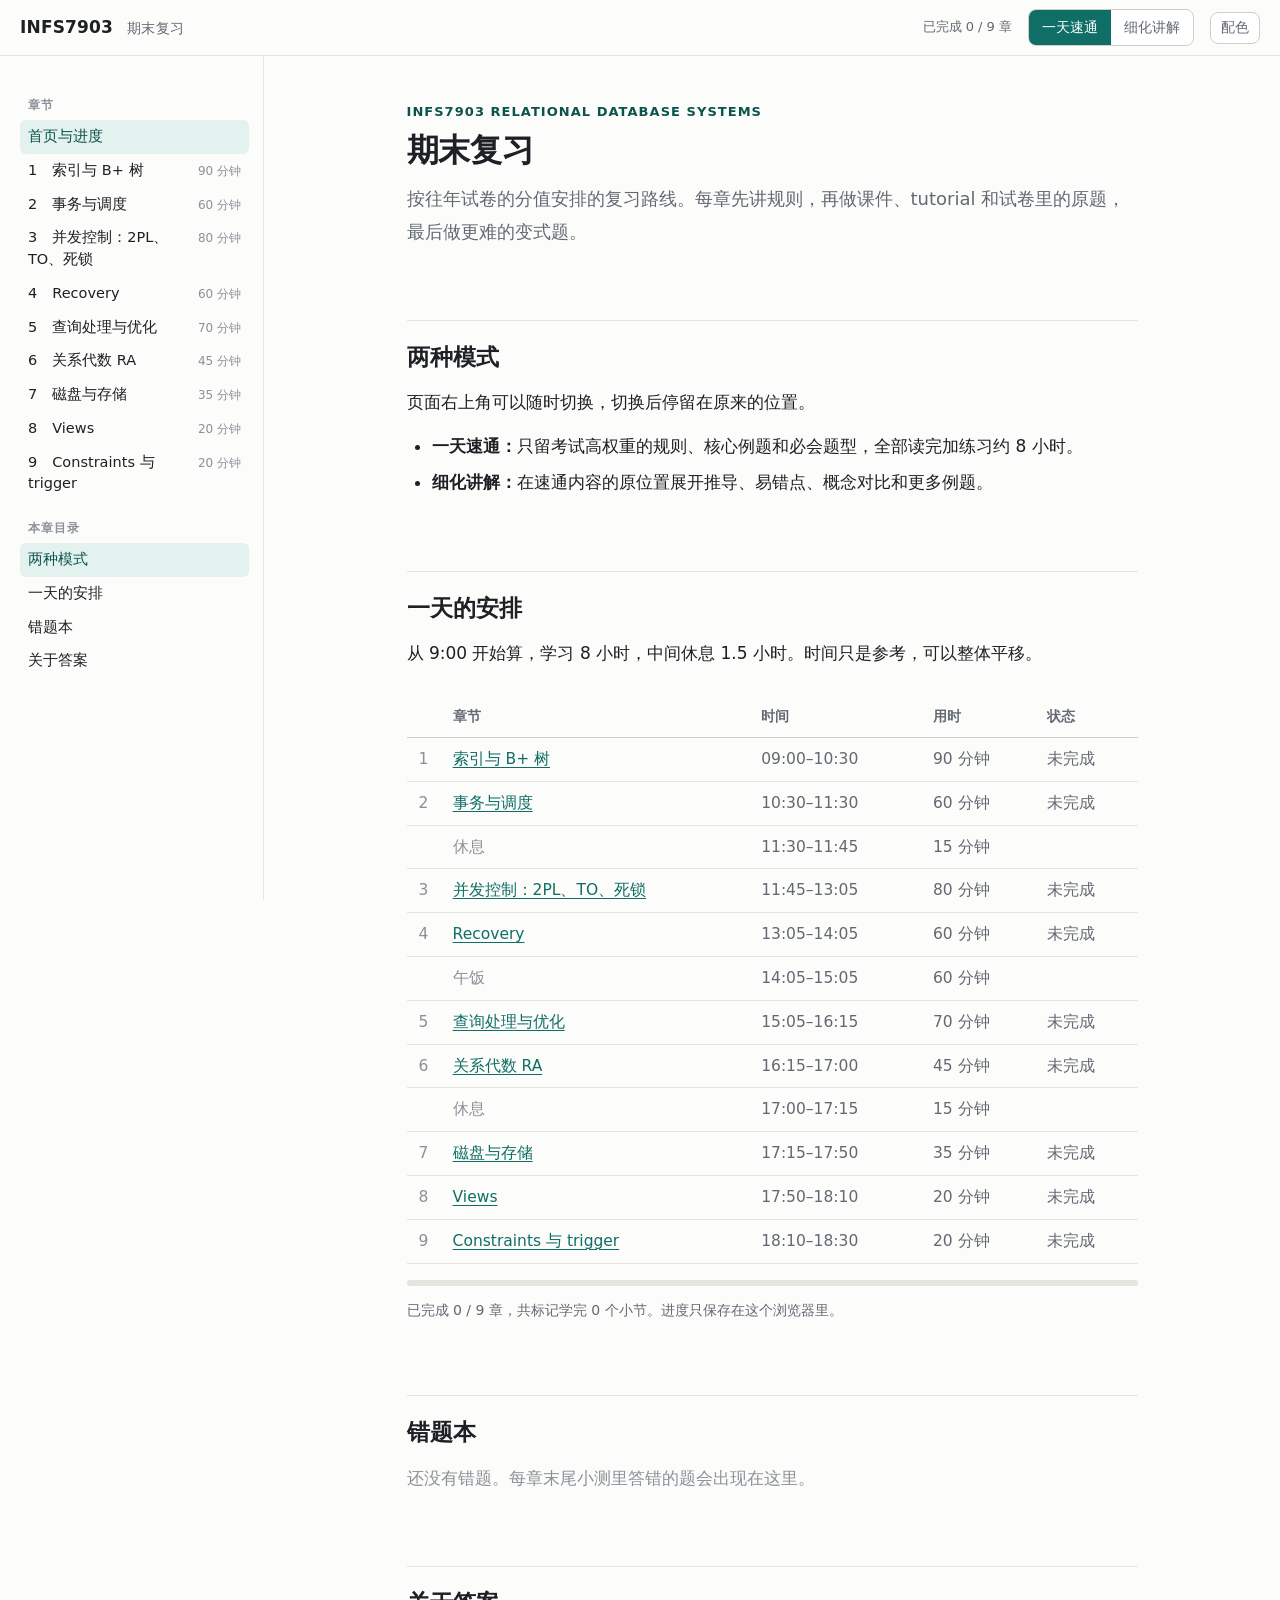
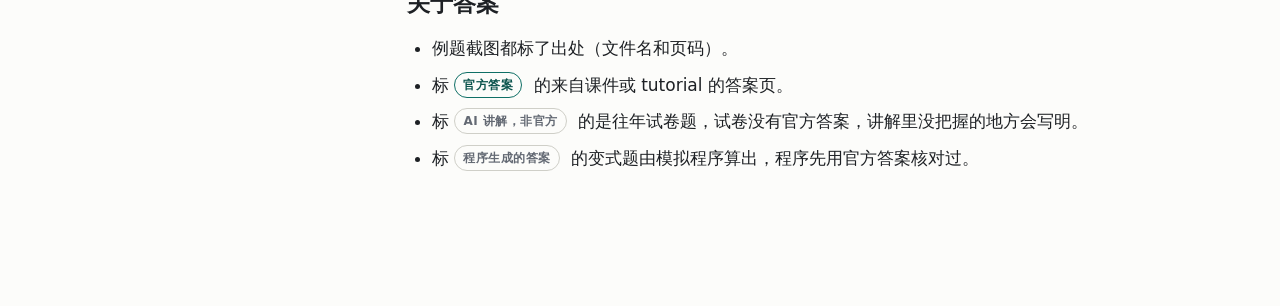
<file: index.html>
<!doctype html>
<html lang="zh-CN" data-mode="quick">
<head>
<meta charset="utf-8">
<meta name="viewport" content="width=device-width, initial-scale=1">
<title>INFS7903 期末复习</title>
<link rel="stylesheet" href="assets/css/site.css">
</head>
<body data-base="">
<header class="top">
  <button type="button" class="icon-btn menu-btn" aria-label="打开目录">目录</button>
  <a class="brand" href="index.html">INFS7903 <small>期末复习</small></a>
  <span class="grow"></span>
  <span class="top-progress"></span>
  <div class="seg" role="group" aria-label="阅读模式">
    <button type="button" data-mode-btn="quick" aria-pressed="true">一天速通</button>
    <button type="button" data-mode-btn="detail" aria-pressed="false">细化讲解</button>
  </div>
  <button type="button" class="icon-btn" data-theme-btn>深色</button>
</header>
<div class="shell">
<nav class="side" aria-label="目录"></nav>
<main>
<div class="col">
  <p class="kicker">INFS7903 RELATIONAL DATABASE SYSTEMS</p>
  <h1>期末复习</h1>
  <p class="lede">按往年试卷的分值安排的复习路线。每章先讲规则，再做课件、tutorial 和试卷里的原题，最后做更难的变式题。</p>

  <h2 id="modes" data-short="两种模式" data-nodone>两种模式</h2>
  <p>页面右上角可以随时切换，切换后停留在原来的位置。</p>
  <ul>
    <li><b>一天速通：</b>只留考试高权重的规则、核心例题和必会题型，全部读完加练习约 8 小时。</li>
    <li><b>细化讲解：</b>在速通内容的原位置展开推导、易错点、概念对比和更多例题。</li>
  </ul>

  <h2 id="plan" data-short="一天的安排" data-nodone>一天的安排</h2>
  <p>从 9:00 开始算，学习 8 小时，中间休息 1.5 小时。时间只是参考，可以整体平移。</p>
  <div class="scroll"><table class="chapters">
    <thead><tr><th></th><th>章节</th><th>时间</th><th>用时</th><th>状态</th></tr></thead>
    <tbody id="chapter-rows"></tbody>
  </table></div>
  <div id="home-progress"></div>
  <div class="detail">
    <p class="detail-tag">细化讲解</p>
    <p>章节顺序按 2022、2023 两份试卷里各知识点的总分排列，并参考了 2024、2025 两份试卷。2022 年卷里的成本计算题（索引空间、选择算子、嵌套循环连接，共 40 分）在之后三年没有再出现，只放在细化模式里，不计入 8 小时。</p>
  </div>

  <h2 id="wrong" data-short="错题本" data-nodone>错题本</h2>
  <div id="wrong-book"></div>

  <h2 id="about" data-short="关于答案" data-nodone>关于答案</h2>
  <ul>
    <li>例题截图都标了出处（文件名和页码）。</li>
    <li>标 <span class="label acc">官方答案</span> 的来自课件或 tutorial 的答案页。</li>
    <li>标 <span class="label">AI 讲解，非官方</span> 的是往年试卷题，试卷没有官方答案，讲解里没把握的地方会写明。</li>
    <li>标 <span class="label">程序生成的答案</span> 的变式题由模拟程序算出，程序先用官方答案核对过。</li>
  </ul>
</div>
</main>
</div>
<script src="assets/js/app.js"></script>
</body>
</html>
</file>
<file: assets/css/site.css>
/* INFS7903 review site — quiet reading layout, one accent colour, light + dark */
:root {
  --bg: #fcfcfa; --surface: #ffffff; --ink: #1d2024; --muted: #636973; --faint: #8b9099;
  --line: #e5e5e0; --line-strong: #cfcfc8; --accent: #0f6f66; --accent-soft: #e3f1ef; --accent-ink: #0b544d;
  --code: #f3f3ef; --shadow: 0 1px 2px rgba(0,0,0,.04);
  --sans: system-ui, -apple-system, "Segoe UI", "PingFang SC", "Hiragino Sans GB", "Microsoft YaHei", "Noto Sans SC", sans-serif;
  --mono: ui-monospace, "SF Mono", "Cascadia Mono", Consolas, Menlo, monospace;
  --side: 264px;
}
html[data-theme="dark"] {
  --bg: #14161a; --surface: #1b1e23; --ink: #e4e5e2; --muted: #a0a6ae; --faint: #7c838c;
  --line: #2a2e35; --line-strong: #3a3f48; --accent: #58b8ad; --accent-soft: #1d3432; --accent-ink: #8fd6cd;
  --code: #22262c; --shadow: none;
}
* { box-sizing: border-box; }
html { scroll-behavior: smooth; scroll-padding-top: 76px; -webkit-text-size-adjust: 100%; }
body { margin: 0; background: var(--bg); color: var(--ink); font: 17px/1.85 var(--sans); }
a { color: var(--accent); text-decoration-thickness: 1px; text-underline-offset: 3px; }
a:hover { text-decoration-thickness: 2px; }
:focus-visible { outline: 2px solid var(--accent); outline-offset: 2px; border-radius: 4px; }
button, select, input { font: inherit; color: inherit; }

/* top bar */
.top { position: sticky; top: 0; z-index: 20; display: flex; align-items: center; gap: 16px; height: 56px; padding: 0 20px;
  background: color-mix(in srgb, var(--bg) 92%, transparent); backdrop-filter: blur(8px); border-bottom: 1px solid var(--line); }
.top .brand { font-weight: 650; color: var(--ink); text-decoration: none; letter-spacing: .01em; white-space: nowrap; }
.top .brand small { color: var(--muted); font-weight: 400; margin-left: 8px; }
.top .grow { flex: 1; }
.seg { display: inline-flex; border: 1px solid var(--line-strong); border-radius: 8px; overflow: hidden; background: var(--surface); }
.seg button { border: 0; background: none; padding: 5px 13px; font-size: 14px; cursor: pointer; color: var(--muted); }
.seg button[aria-pressed="true"] { background: var(--accent); color: #fff; }
html[data-dark] .seg button[aria-pressed="true"] { color: #10201e; }
.icon-btn { border: 1px solid var(--line-strong); background: var(--surface); border-radius: 8px; height: 32px; padding: 0 10px; font-size: 14px; cursor: pointer; color: var(--muted); }
.menu-btn { display: none; }
.top-progress { font-size: 13px; color: var(--muted); white-space: nowrap; }

/* layout */
.shell { display: grid; grid-template-columns: var(--side) minmax(0, 1fr); }
.side { position: sticky; top: 56px; align-self: start; height: calc(100vh - 56px); overflow: auto; padding: 22px 14px 40px 20px; border-right: 1px solid var(--line); font-size: 14.5px; line-height: 1.5; }
.side h4 { margin: 18px 8px 6px; font-size: 12px; font-weight: 600; color: var(--faint); letter-spacing: .08em; }
.side a { display: flex; gap: 8px; align-items: baseline; padding: 6px 8px; border-radius: 6px; color: var(--ink); text-decoration: none; }
.side a:hover { background: var(--code); }
.side a.cur { color: var(--accent-ink); background: var(--accent-soft); }
.side a.off { color: var(--faint); pointer-events: none; }
.side a .tick { margin-left: auto; color: var(--accent); font-size: 12px; }
.side a .mins { margin-left: auto; color: var(--faint); font-size: 12px; white-space: nowrap; }
main { padding: 44px 40px 120px; min-width: 0; }
.col { max-width: 43em; margin: 0 auto; }
.wide { max-width: 860px; margin-left: auto; margin-right: auto; }

/* type */
h1 { font-size: 32px; line-height: 1.3; margin: 0 0 10px; letter-spacing: -.005em; }
h2 { font-size: 23px; line-height: 1.4; margin: 72px 0 14px; padding-top: 20px; border-top: 1px solid var(--line); }
h3 { font-size: 18.5px; margin: 36px 0 8px; }
h4 { font-size: 16px; margin: 24px 0 6px; }
p { margin: 12px 0; }
ul, ol { padding-left: 1.5em; margin: 12px 0; }
li { margin: 5px 0; }
.kicker { font-size: 13px; color: var(--accent-ink); letter-spacing: .08em; font-weight: 600; margin: 0 0 6px; }
.lede { color: var(--muted); font-size: 18px; margin: 0 0 8px; }
.meta { display: flex; flex-wrap: wrap; gap: 6px 18px; color: var(--muted); font-size: 14px; margin: 14px 0 0; }
code { font-family: var(--mono); font-size: .88em; background: var(--code); padding: 1px 6px; border-radius: 4px; }
.en { font-family: Georgia, "Times New Roman", serif; }
table { border-collapse: collapse; width: 100%; margin: 16px 0; font-size: 15.5px; line-height: 1.6; }
th, td { text-align: left; vertical-align: top; padding: 9px 12px; border-bottom: 1px solid var(--line); }
th { font-weight: 600; color: var(--muted); font-size: 13.5px; border-bottom-color: var(--line-strong); }
.scroll { overflow-x: auto; }
hr { border: 0; border-top: 1px solid var(--line); margin: 40px 0; }

/* callouts: no side stripes, just a tinted block */
.note { background: var(--code); border-radius: 10px; padding: 14px 18px; margin: 18px 0; font-size: 16px; }
.note.key { background: var(--accent-soft); }
.note > :first-child { margin-top: 0; } .note > :last-child { margin-bottom: 0; }
.label { display: inline-block; font-size: 12px; font-weight: 600; letter-spacing: .04em; padding: 1px 8px; border-radius: 999px; border: 1px solid var(--line-strong); color: var(--muted); vertical-align: 2px; margin-right: 6px; white-space: nowrap; }
.label.acc { border-color: var(--accent); color: var(--accent-ink); }

/* quick / detail modes: detail blocks expand in place */
html[data-mode="quick"] .detail { display: none; }
.detail { margin: 18px 0; padding: 4px 0 4px 0; animation: reveal .18s ease-out; }
.detail-tag { font-size: 12px; font-weight: 600; letter-spacing: .08em; color: var(--faint); margin: 22px 0 0; display: flex; align-items: center; gap: 10px; }
.detail-tag::after { content: ""; flex: 1; border-top: 1px dashed var(--line-strong); }
html[data-mode="quick"] .only-detail-hint { display: block; }
.only-detail-hint { display: none; color: var(--faint); font-size: 14px; }
@keyframes reveal { from { opacity: 0; transform: translateY(-3px); } to { opacity: 1; transform: none; } }

/* figures / screenshots */
figure { margin: 22px 0; }
figure.shot img { display: block; max-width: 100%; height: auto; border: 1px solid var(--line); border-radius: 8px; background: #fff; }
figcaption { font-size: 13px; color: var(--faint); margin-top: 7px; }
.shots { display: grid; grid-template-columns: repeat(auto-fit, minmax(280px, 1fr)); gap: 14px; }
.shots figure { margin: 0; }

/* answers */
details.answer { border: 1px solid var(--line); border-radius: 10px; background: var(--surface); margin: 16px 0; box-shadow: var(--shadow); }
details.answer > summary { cursor: pointer; padding: 12px 16px; font-weight: 600; list-style: none; display: flex; align-items: center; gap: 8px; }
details.answer > summary::-webkit-details-marker { display: none; }
details.answer > summary::before { content: "+"; color: var(--accent); font-weight: 400; width: 14px; text-align: center; }
details.answer[open] > summary::before { content: "–"; }
details.answer[open] > summary { border-bottom: 1px solid var(--line); }
details.answer > .body { padding: 6px 16px 14px; animation: reveal .18s ease-out; }
.problem { border: 1px solid var(--line); border-radius: 10px; padding: 14px 18px; background: var(--surface); margin: 16px 0; }
.problem .title { font-weight: 600; margin: 0 0 4px; }
.seq { font-family: var(--mono); font-size: 15px; }

/* B+ tree widget */
.bp { border: 1px solid var(--line); border-radius: 12px; background: var(--surface); margin: 20px 0; box-shadow: var(--shadow); }
.bp-bar { display: flex; flex-wrap: wrap; align-items: center; gap: 8px; padding: 10px 14px; border-bottom: 1px solid var(--line); font-size: 14px; }
.bp-bar .sp { flex: 1; }
.bp-bar label { color: var(--muted); display: inline-flex; align-items: center; gap: 6px; }
.bp-bar input[type="number"], .bp-bar select { height: 32px; border: 1px solid var(--line-strong); border-radius: 7px; background: var(--bg); padding: 0 8px; }
.bp-bar input[type="number"] { width: 76px; }
.btn { height: 32px; padding: 0 12px; border-radius: 7px; border: 1px solid var(--line-strong); background: var(--bg); cursor: pointer; font-size: 14px; }
.btn:hover:not(:disabled) { border-color: var(--accent); color: var(--accent-ink); }
.btn:disabled { opacity: .4; cursor: default; }
.btn.pri { background: var(--accent); border-color: var(--accent); color: #fff; }
html[data-dark] .btn.pri { color: #10201e; }
.btn.pri:hover:not(:disabled) { filter: brightness(1.08); }
.bp-stage { padding: 18px 14px 6px; overflow-x: auto; min-height: 120px; }
.bp-stage svg { display: block; margin: 0 auto; }
.bp-msg { padding: 4px 16px 14px; font-size: 15.5px; line-height: 1.7; min-height: 3.4em; }
.bp-msg .op { font-family: var(--mono); font-size: 13px; color: var(--accent-ink); margin-right: 8px; }
.bp-step { color: var(--muted); font-size: 13px; font-variant-numeric: tabular-nums; white-space: nowrap; }
.bp-ops { display: flex; flex-wrap: wrap; gap: 6px; padding: 10px 14px; border-bottom: 1px solid var(--line); min-height: 44px; align-items: center; }
.chip { font-family: var(--mono); font-size: 12.5px; padding: 2px 8px; border-radius: 999px; border: 1px solid var(--line-strong); background: var(--bg); cursor: pointer; }
.chip.cur { border-color: var(--accent); background: var(--accent-soft); color: var(--accent-ink); }
.chip.todo { opacity: .45; }
.bp-empty { color: var(--faint); font-size: 14px; }
.bp-grid { display: grid; grid-template-columns: repeat(auto-fill, minmax(250px, 1fr)); gap: 10px; padding: 14px; }
.bp-cell { border: 1px solid var(--line); border-radius: 8px; padding: 8px 8px 4px; overflow-x: auto; }
.bp-cell .cap { font-family: var(--mono); font-size: 12.5px; color: var(--muted); margin-bottom: 4px; }
svg.tree text { font: 600 13px var(--mono); fill: var(--ink); text-anchor: middle; }
svg.tree .edge { stroke: var(--faint); stroke-width: 1.2; }
svg.tree .chain { stroke: var(--faint); stroke-width: 1; stroke-dasharray: 3 3; }
svg.tree rect { fill: var(--bg); stroke: var(--line-strong); stroke-width: 1.2; transition: fill .2s, stroke .2s; }
svg.tree rect.leaf { fill: var(--code); }
svg.tree rect.hl { stroke: var(--accent); stroke-width: 2; fill: var(--accent-soft); }
svg.tree rect.bad { stroke-dasharray: 5 3; }
svg.tree text.new { fill: var(--accent-ink); font-weight: 800; }
svg.tree .arrow { fill: var(--faint); }

/* quiz */
.quiz .q { border: 1px solid var(--line); border-radius: 10px; background: var(--surface); padding: 14px 18px; margin: 14px 0; }
.quiz .q p.stem { margin: 0 0 10px; font-weight: 600; }
.quiz .opts { display: grid; gap: 8px; }
.quiz .opt { text-align: left; padding: 8px 12px; border-radius: 8px; border: 1px solid var(--line-strong); background: var(--bg); cursor: pointer; line-height: 1.6; }
.quiz .opt:hover:not(:disabled) { border-color: var(--accent); }
.quiz .opt.right { border-color: var(--accent); background: var(--accent-soft); color: var(--accent-ink); }
.quiz .opt.wrong { border-style: dashed; opacity: .75; text-decoration: line-through; }
.quiz .fb { margin-top: 10px; font-size: 15px; animation: reveal .18s ease-out; }
.quiz .fb b { color: var(--accent-ink); }
.quiz-score { color: var(--muted); font-size: 14px; }

/* section done + pager */
.done-row { margin: 26px 0 0; }
.done-btn { border: 1px solid var(--line-strong); background: none; border-radius: 999px; padding: 4px 14px; font-size: 13.5px; color: var(--muted); cursor: pointer; }
.done-btn[aria-pressed="true"] { border-color: var(--accent); color: var(--accent-ink); background: var(--accent-soft); }
.pager { display: flex; justify-content: space-between; gap: 12px; margin-top: 64px; padding-top: 20px; border-top: 1px solid var(--line); font-size: 15px; }
.kbd-hint { color: var(--faint); font-size: 13px; margin-top: 12px; }
kbd { font-family: var(--mono); font-size: 12px; border: 1px solid var(--line-strong); border-bottom-width: 2px; border-radius: 4px; padding: 0 5px; background: var(--surface); }

/* home */
.bar { height: 6px; border-radius: 3px; background: var(--line); overflow: hidden; }
.bar > i { display: block; height: 100%; background: var(--accent); transition: width .3s; }
.chapters td:first-child { width: 2.2em; color: var(--faint); font-variant-numeric: tabular-nums; }
.chapters .mins, .chapters .wt { white-space: nowrap; color: var(--muted); font-variant-numeric: tabular-nums; }
.chapters .soon { color: var(--faint); }
.wrong-item { border: 1px solid var(--line); border-radius: 10px; background: var(--surface); padding: 12px 16px; margin: 10px 0; font-size: 15.5px; }
.wrong-item .from { color: var(--faint); font-size: 13px; }
.empty { color: var(--faint); }

@media (max-width: 900px) {
  .shell { grid-template-columns: 1fr; }
  .side { position: fixed; z-index: 30; top: 56px; left: 0; width: min(84vw, 300px); background: var(--bg); transform: translateX(-102%); transition: transform .18s ease-out; box-shadow: 0 0 40px rgba(0,0,0,.18); }
  body.nav-open .side { transform: none; }
  .menu-btn { display: inline-block; }
  main { padding: 28px 18px 100px; }
  body { font-size: 16.5px; }
  h1 { font-size: 27px; } h2 { font-size: 21px; margin-top: 56px; }
  .top { gap: 8px; padding: 0 12px; } .top .brand small, .top-progress { display: none; }
  .seg button { padding: 5px 9px; font-size: 13px; }
}
@media (prefers-reduced-motion: reduce) { * { animation: none !important; transition: none !important; } html { scroll-behavior: auto; } }
@media print { .top, .side, .pager, .done-row { display: none; } .shell { display: block; } html[data-mode="quick"] .detail { display: block; } details.answer > .body { display: block; } }
.bp-bar label { min-width: 0; max-width: 100%; }
.bp-bar select { min-width: 0; max-width: 100%; }
.bp-hint { padding: 8px 14px; border-bottom: 1px solid var(--line); font-size: 13.5px; color: var(--muted); }
.bp-hint.warn { color: var(--accent-ink); background: var(--accent-soft); }
.bp-sandbox svg.tree text[data-key] { cursor: pointer; }
.bp-sandbox svg.tree text[data-key]:hover { fill: var(--accent-ink); text-decoration: underline; }

/* ---------- document flow: text column 43em, figures and tools up to 860px ---------- */
.doc > *, .detail > * { max-width: 43em; margin-left: auto; margin-right: auto; }
.doc > .detail, .doc > .wide, .doc > .bp, .doc > .slides, .doc > .shots, .doc > .scroll,
.detail > .wide, .detail > .bp, .detail > .slides, .detail > .shots, .detail > .scroll { max-width: 860px; }
.doc > .detail > .detail-tag { max-width: 860px; }

/* lecture slide galleries */
.slides { display: grid; grid-template-columns: repeat(auto-fill, minmax(250px, 1fr)); gap: 10px; margin-top: 18px; margin-bottom: 6px; }
.slides.one { grid-template-columns: 1fr; max-width: 43em !important; }
.slides a { display: block; border: 1px solid var(--line); border-radius: 6px; overflow: hidden; background: #fff; }
.slides a:hover { border-color: var(--accent); }
.slides img { display: block; width: 100%; height: auto; }
.slides-cap { font-size: 13px; color: var(--faint); margin-top: 6px !important; margin-bottom: 22px !important; }
html[data-dark] .slides img, html[data-dark] figure.shot img { filter: brightness(.92); }

/* tools */
.txt { flex: 1; min-width: 0; width: 100%; border: 1px solid var(--line-strong); border-radius: 7px; background: var(--bg); padding: 6px 10px; font-family: var(--mono); font-size: 14px; }
input.txt { height: 32px; } textarea.txt { line-height: 1.6; resize: vertical; }
.bp-bar label[style] { display: flex; }
.tool-fig { padding: 16px 14px 4px; overflow-x: auto; } .tool-fig svg { display: block; margin: 0 auto; }
.tool-out { padding: 6px 16px 12px; font-size: 15.5px; }
.tool-out table { font-size: 14.5px; margin: 8px 0; }
.ok { color: var(--accent-ink); } .no { color: var(--ink); text-decoration: underline dotted; }
details.mini { margin: 6px 0; } details.mini summary { cursor: pointer; color: var(--muted); font-size: 14px; }
svg.graph .gnode { fill: var(--code); stroke: var(--line-strong); stroke-width: 1.5; } svg.graph .gnode.cyc { stroke: var(--accent); fill: var(--accent-soft); stroke-width: 2; }
svg.graph .gtext { font: 600 13px var(--mono); text-anchor: middle; fill: var(--ink); }
svg.graph .gedge { fill: none; stroke: var(--muted); stroke-width: 1.4; } svg.graph .ahead { fill: var(--muted); }
svg.graph .glabel { font: 12px var(--mono); text-anchor: middle; fill: var(--accent-ink); }
.to-table { font-family: var(--mono); font-size: 13px; min-width: 620px; } .to-table td, .to-table th { padding: 5px 9px; white-space: nowrap; }
.to-table tr.cur td { background: var(--accent-soft); } .to-table tr.rb td { font-weight: 700; } .to-table .todo { color: var(--faint); }
svg.timeline .tname, svg.timeline .tax { font: 600 12.5px var(--mono); fill: var(--ink); } svg.timeline .tax { text-anchor: middle; font-weight: 400; fill: var(--muted); }
svg.timeline .tline { stroke-width: 4; stroke: var(--faint); } svg.timeline .tdot { fill: var(--faint); }
svg.timeline .tline.redo, svg.timeline .tline.undo { stroke: var(--accent); } svg.timeline .tdot.redo, svg.timeline .tdot.undo { fill: var(--accent); }
svg.timeline .tline.undo, svg.timeline .tline.ignore { stroke-dasharray: 7 4; }
svg.timeline .ck { stroke: var(--muted); stroke-width: 1.2; stroke-dasharray: 4 3; } svg.timeline .cr { stroke: var(--ink); stroke-width: 2; }
.bp-bar.form { gap: 10px 16px; } .bp-bar.form input[type="number"] { width: 92px; }
.div-grid { display: grid; grid-template-columns: repeat(auto-fit, minmax(240px, 1fr)); gap: 8px 24px; } .div-grid .cap { font-size: 13px; color: var(--muted); margin: 6px 0 0; }
td.hit { background: var(--accent-soft); }
.opsel { font-weight: 600; }
svg.qtree text { font: 600 13px var(--mono); text-anchor: middle; } svg.qtree .qop { fill: var(--ink); } svg.qtree .qtab { fill: var(--accent-ink); }
svg.qtree .edge { stroke: var(--faint); stroke-width: 1.2; }
.cellwhy { font-size: 13px; color: var(--muted); line-height: 1.55; margin: 6px 2px 4px; }
pre { background: var(--code); border-radius: 8px; padding: 12px 16px; overflow-x: auto; font: 14px/1.65 var(--mono); }
pre.ra { white-space: pre-wrap; }
.ans-en { font-family: Georgia, "Times New Roman", serif; font-size: 16px; line-height: 1.65; background: var(--code); border-radius: 8px; padding: 12px 16px; margin: 12px 0; }
.doc > details.answer, .detail > details.answer, .doc > .problem, .detail > .problem, .doc > .note, .detail > .note, .doc > figure.shot, .detail > figure.shot, .doc > .quiz, .doc > pre, .detail > pre { margin-left: auto; margin-right: auto; }
.doc > details.answer, .detail > details.answer { max-width: 860px; }
.slides a img { background: #f3f1ec; aspect-ratio: 16 / 9; }
.lightbox { position: fixed; inset: 0; z-index: 200; background: rgba(0,0,0,.82); display: flex; align-items: center; justify-content: center; padding: 16px; cursor: zoom-out; }
.lightbox img { max-width: 100%; max-height: 100%; border-radius: 6px; background: #fff; }
.slides a { cursor: zoom-in; }
svg.qtree { max-width: 100%; height: auto; }
.bp-grid svg.qtree { display: block; margin: 0 auto; }
.qep-walk .bp-grid { grid-template-columns: repeat(auto-fill, minmax(330px, 1fr)); }
@media (max-width: 900px) { html, body { overflow-x: clip; } }

/* ---------- colour themes ---------- */
html[data-theme="ink"] {
  --bg: #1a2e38; --surface: #203843; --ink: #f1eadb; --muted: #adbfc3; --faint: #7f989d;
  --line: #2b4551; --line-strong: #3e5c68; --accent: #e3a857; --accent-soft: #33423d; --accent-ink: #f0c485;
  --code: #223a45; --shadow: none;
}
html[data-theme="paper"] {
  --bg: #f6f1e6; --surface: #fcf9f2; --ink: #2b2622; --muted: #6b6258; --faint: #94897b;
  --line: #e5dccb; --line-strong: #cfc4ae; --accent: #9a4f1c; --accent-soft: #f2e3cf; --accent-ink: #7a3d13;
  --code: #efe8d9; --shadow: 0 1px 2px rgba(80,60,20,.05);
}
html[data-dark] .seg button[aria-pressed="true"], html[data-dark] .btn.pri, html[data-dark] .btn.pri:hover:not(:disabled) { color: var(--bg); }
.theme-wrap { position: relative; }
.theme-menu { position: absolute; right: 0; top: 40px; z-index: 40; min-width: 168px; padding: 6px; background: var(--surface); border: 1px solid var(--line-strong); border-radius: 10px; box-shadow: 0 8px 24px rgba(0,0,0,.18); }
.theme-menu button { display: flex; align-items: center; gap: 10px; width: 100%; border: 0; background: none; padding: 7px 10px; border-radius: 6px; font-size: 14px; cursor: pointer; color: var(--ink); text-align: left; }
.theme-menu button:hover { background: var(--accent-soft); }
.theme-menu button[aria-checked="true"] { font-weight: 650; }
.theme-menu button[aria-checked="true"]::after { content: "✓"; margin-left: auto; color: var(--accent); }
.theme-menu .sw { width: 22px; height: 22px; border-radius: 50%; border: 1px solid rgba(128,128,128,.45); flex: none; position: relative; overflow: hidden; }
.theme-menu .sw i { position: absolute; right: 0; top: 0; bottom: 0; width: 45%; }

/* ---------- phone polish (≤ 640px) ---------- */
html { -webkit-tap-highlight-color: transparent; }
@media (max-width: 640px) {
  body { font-size: 16px; line-height: 1.78; }
  main { padding: 20px 16px 96px; }
  .top { height: 52px; padding: 0 10px; gap: 8px; }
  .top .brand { font-size: 16px; }
  .side { top: 52px; height: calc(100vh - 52px); }
  html { scroll-padding-top: 66px; }
  .icon-btn { height: 34px; padding: 0 11px; border-radius: 9px; }
  .seg { border-radius: 9px; } .seg button { padding: 6px 10px; }
  h1 { font-size: 25px; line-height: 1.3; }
  h2 { font-size: 20px; margin-top: 48px; padding-top: 22px; }
  h3 { font-size: 17px; }
  ul, ol { padding-left: 1.25em; }
  table { font-size: 14.5px; } th, td { padding: 8px 9px; } th { font-size: 12.5px; }
  pre, pre.ra { font-size: 12.5px; padding: 12px; }
  .note { padding: 13px 14px; border-radius: 10px; }
  details.answer > summary { padding: 12px 13px; }
  details.answer > .body { padding-left: 13px; padding-right: 13px; }
  .slides { grid-template-columns: repeat(2, minmax(0, 1fr)); gap: 8px; }
  .btn { min-height: 38px; }
  .quiz .opt { min-height: 46px; }
  /* wide tables: fade on the right edge says "there is more, swipe" */
  .scroll { background: linear-gradient(to right, var(--bg) 30%, transparent) left / 28px 100% no-repeat local,
                        linear-gradient(to left, var(--bg) 30%, transparent) right / 28px 100% no-repeat local,
                        linear-gradient(to left, color-mix(in srgb, var(--ink) 16%, transparent), transparent) right / 14px 100% no-repeat scroll; }
  .to-table { font-size: 11.5px; min-width: 0; } .to-table td, .to-table th { padding: 5px 5px; }

  /* home: the day plan becomes a list instead of a 5-column table */
  table.chapters, table.chapters tbody { display: block; } table.chapters thead { display: none; }
  table.chapters tr { display: grid; grid-template-columns: 26px minmax(0, 1fr) auto; column-gap: 8px; row-gap: 2px; align-items: baseline;
    padding: 13px 14px; margin: 0 0 8px; background: var(--surface); border: 1px solid var(--line); border-radius: 12px; }
  table.chapters td { display: block; border: 0; padding: 0; }
  table.chapters td:nth-child(1) { grid-row: 1 / span 2; width: auto; font-weight: 650; color: var(--accent); font-size: 17px; }
  table.chapters td:nth-child(2) { grid-column: 2; grid-row: 1; font-weight: 600; font-size: 16.5px; line-height: 1.4; }
  table.chapters td:nth-child(2) a { text-decoration: none; color: var(--ink); }
  table.chapters td:nth-child(5) { grid-column: 3; grid-row: 1; font-size: 12.5px; }
  table.chapters td:nth-child(3) { grid-column: 2; grid-row: 2; font-size: 13.5px; }
  table.chapters td:nth-child(4) { grid-column: 3; grid-row: 2; font-size: 13.5px; text-align: right; }
  table.chapters tr.brk { background: none; border-style: dashed; padding: 8px 14px; }
  table.chapters tr.brk td:nth-child(2) { font-weight: 400; font-size: 14px; }
  table.chapters tr.done td:nth-child(5) { color: var(--accent); font-weight: 600; }
  .pager { gap: 10px; } .pager a { padding: 12px 14px; }
}

/* ---------- phone polish, round 2 ---------- */
@media (max-width: 640px) {
  main { padding: 20px 18px 96px; }
  /* tables: never squeeze a column down to one character per line; scroll sideways instead */
  .scroll { margin: 16px -18px; padding: 0 18px; }
  .scroll > table { margin: 0; min-width: calc(var(--cols, 3) * 7.4em); }
  .scroll > table td, .scroll > table th { min-width: 5.6em; padding: 10px 10px; line-height: 1.55; }
  .scroll > table td:first-child, .scroll > table th:first-child { min-width: 3.2em; padding-left: 2px; }
  .scroll > table.to-table td, .scroll > table.to-table th, .to-table td, .to-table th { min-width: 0; padding: 5px 6px; }
  table.chapters, .scroll > table.chapters { min-width: 0; }
  table.chapters td, .scroll > table.chapters td, .scroll > table.chapters td:first-child { min-width: 0; padding: 0; }
  .scroll:has(> table.chapters) { margin: 16px 0; padding: 0; background: none; }
  /* drawer */
  .side { width: min(86vw, 320px); padding: 18px 12px 60px 14px; font-size: 15.5px; transition: transform .22s cubic-bezier(.2,.8,.2,1); border-right: 1px solid var(--line); will-change: transform; }
  .side a { padding-top: 9px; padding-bottom: 9px; }
  body::after { content: ""; position: fixed; inset: 52px 0 0 0; z-index: 25; background: rgba(0,0,0,.38); opacity: 0; pointer-events: none; transition: opacity .2s; }
  body.nav-open::after { opacity: 1; pointer-events: auto; }
  body.nav-open { overflow: hidden; }
}

/* drawer follows the finger */
@media (max-width: 900px) {
  .side { transition: transform .3s cubic-bezier(.22,1,.36,1); will-change: transform; overscroll-behavior: contain; -webkit-overflow-scrolling: touch; }
  body::after { content: ""; position: fixed; inset: 52px 0 0 0; z-index: 25; background: rgba(0,0,0,.4); opacity: var(--nav-p, 0); pointer-events: none; transition: opacity .3s cubic-bezier(.22,1,.36,1); }
  body.nav-open { --nav-p: 1; overflow: hidden; }
  body.nav-open::after { opacity: var(--nav-p, 1); pointer-events: auto; }
  body.nav-drag .side, body.nav-drag::after { transition: none; }
  body.nav-drag .side { box-shadow: 0 0 40px rgba(0,0,0,.22); }
}
@media (min-width: 641px) and (max-width: 900px) { body::after { inset: 56px 0 0 0; } }

/* ---------- lightbox with navigation ---------- */
html.lb-open, html.lb-open body { overflow: hidden; }
.lightbox { padding: 0; cursor: default; background: rgba(8,12,15,.9); touch-action: none; user-select: none; -webkit-user-select: none; animation: lb-in .18s ease-out; }
@keyframes lb-in { from { opacity: 0; } }
.lb-stage { position: absolute; inset: 56px 84px 56px 84px; overflow: visible; }
.lb-stage img { position: absolute; inset: 0; margin: auto; max-width: 100%; max-height: 100%; width: auto; height: auto; border-radius: 8px; background: #fff; box-shadow: 0 12px 48px rgba(0,0,0,.5); will-change: transform; }
.lb-btn { position: absolute; top: 50%; transform: translateY(-50%); z-index: 2; width: 52px; height: 52px; border-radius: 50%; border: 1px solid rgba(255,255,255,.28); background: rgba(255,255,255,.1); color: #fff; font-size: 32px; line-height: 1; padding: 0 0 5px; cursor: pointer; transition: background .15s, opacity .15s; }
.lb-btn:hover:not(:disabled) { background: rgba(255,255,255,.24); }
.lb-btn:disabled { opacity: .22; cursor: default; }
.lb-prev { left: 18px; } .lb-next { right: 18px; }
.lb-close { position: absolute; top: 12px; right: 16px; z-index: 2; width: 38px; height: 38px; border-radius: 50%; border: 0; background: rgba(255,255,255,.12); color: #fff; font-size: 24px; line-height: 1; cursor: pointer; }
.lb-close:hover { background: rgba(255,255,255,.26); }
.lb-cap { position: absolute; left: 0; right: 0; bottom: 16px; text-align: center; color: rgba(255,255,255,.82); font-size: 13.5px; pointer-events: none; padding: 0 16px; }
@media (max-width: 640px) {
  .lb-stage { inset: 56px 10px 60px 10px; }
  .lb-btn { display: none; }
}
@media (prefers-reduced-motion: reduce) { .lb-stage img { transition: none !important; } }

/* one column width for every block: em would scale with each element's own font size (h1 became wider than the column and drifted left) */
.doc > *, .detail > * { max-width: 731px; }
.doc > .detail, .doc > .wide, .doc > .bp, .doc > .slides, .doc > .shots, .doc > .scroll,
.detail > .wide, .detail > .bp, .detail > .slides, .detail > .shots, .detail > .scroll, .doc > .detail > .detail-tag { max-width: 860px; }
.doc > details.answer, .detail > details.answer { max-width: 860px; }
</file>
